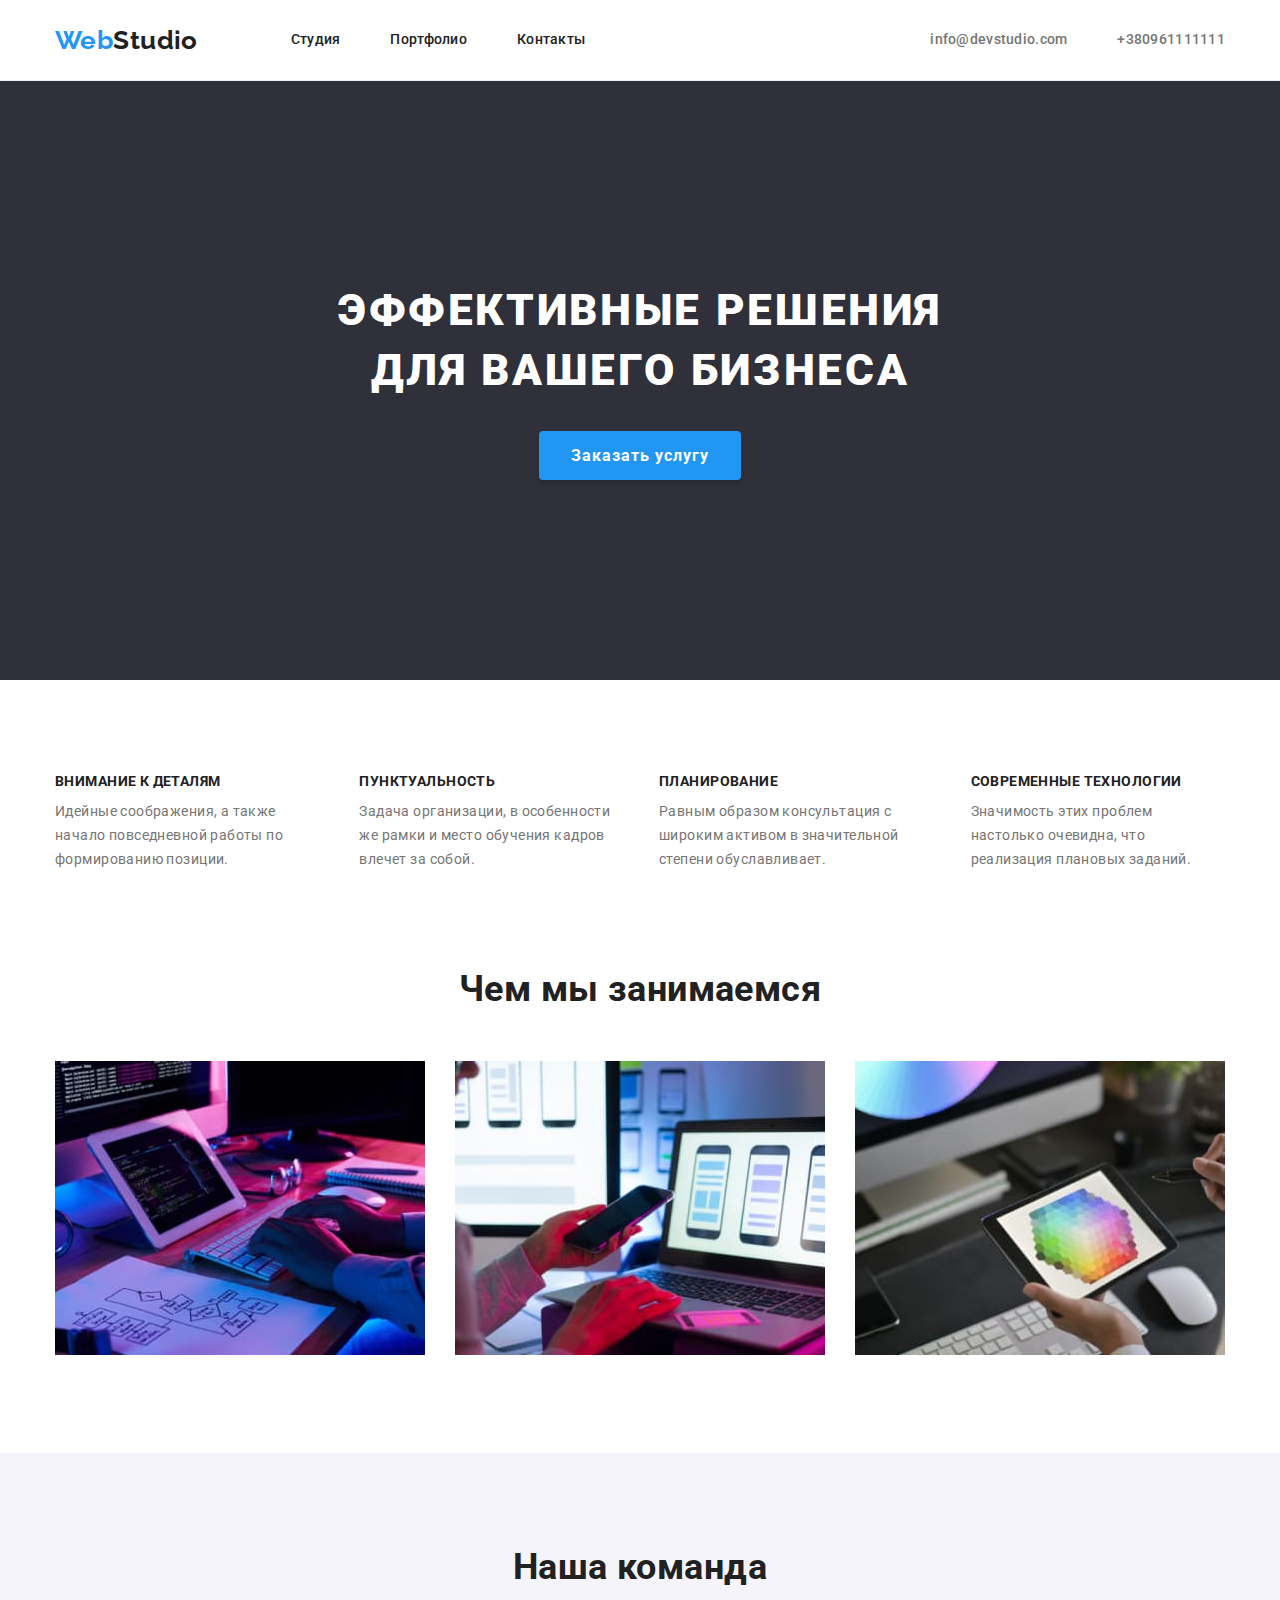
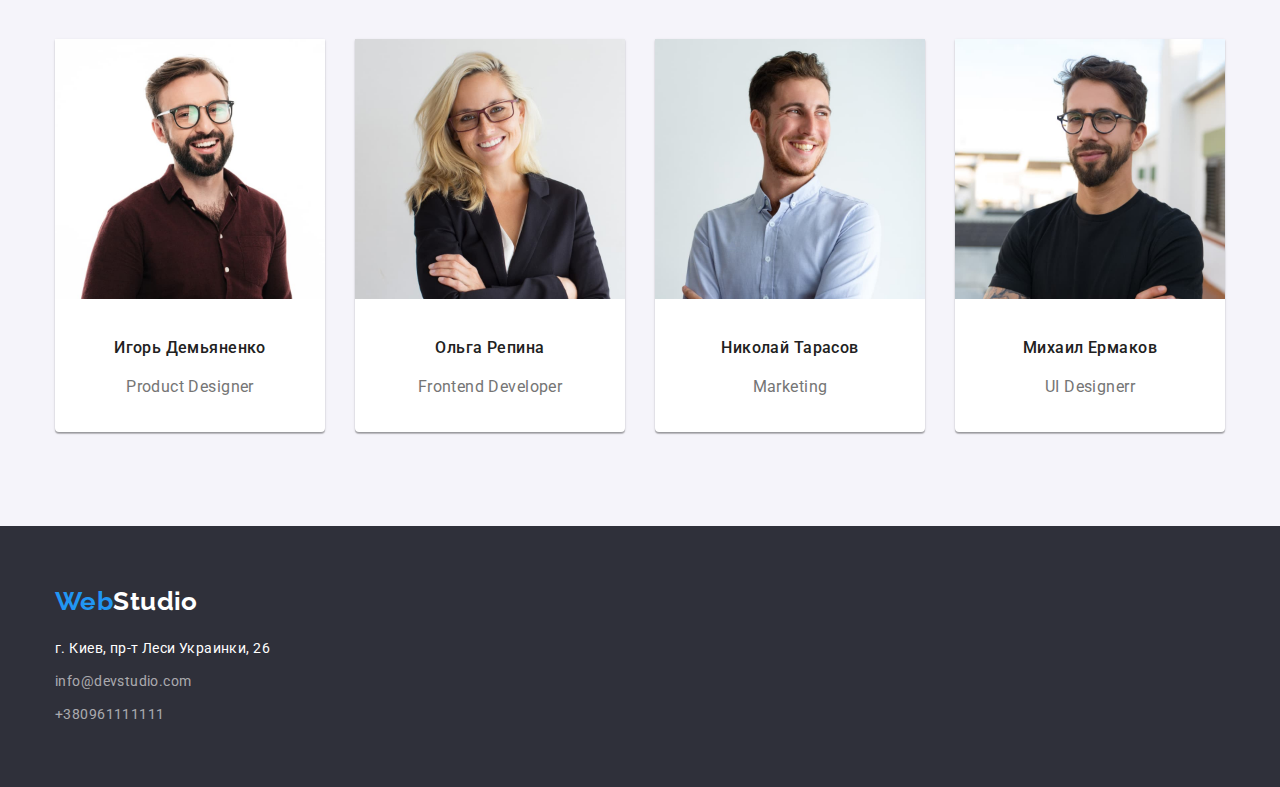
<file: index.html>
<!DOCTYPE html>
<html lang="ru">

<head>
    <meta charset="UTF-8">
    <meta http-equiv="X-UA-Compatible" content="IE=edge">
    <meta name="viewport" content="width=device-width, initial-scale=1.0">
    <title>Document</title>
    <link href="https://fonts.googleapis.com/css2?family=Raleway:wght@700&family=Roboto:wght@400;500;700;900&display=swap"
        rel="stylesheet">
    <link rel="stylesheet" href="https://cdnjs.cloudflare.com/ajax/libs/modern-normalize/1.1.0/modern-normalize.min.css">
    <link rel="stylesheet" href="./css/styles.css">
</head>

<body>
    <!-- Шапка сайта -->
    <header class="header">
        <div class="container header-item">
        <nav class="nav">
            <a href="" class="logo">Web<span class="nav-logo">Studio</span></a>
            <ul class="site-nav">
                <li class="item"><a href="./index.html" class="nav-link">Студия</a></li>
                <li class="item"><a href="./portfolio.html" class="nav-link">Портфолио</a></li>
                <li class="item"><a href="" class="nav-link">Контакты</a></li>
            </ul>
        </nav>
        <ul class="contacts">
            <li class="item"><a href="mailto:info@devstudio.com" class="cont-link">info@devstudio.com</a></li>
            <li class="item"><a href="tel:+380961111111" class="cont-link">+380961111111</a></li>
        </ul>
        </div>
    </header>
    <main>
        <!-- Герой -->
        <section class="hero">

            <h1 class="hero-title">Эффективные решения для вашего бизнеса</h1>
            <button class="btn" type="button">Заказать услугу</button>
        </section>
        <!-- Наши направления -->
        <section class="section">
            <div class="container">
            <h2 class="section-title visually-hidden">Наши направления</h2>
            <ul class="directions-list">
                <li class="directions-item">
                    <h3 class="subtitle">Внимание к деталям</h3>
                    <p class="text">Идейные соображения, а также начало повседневной работы по формированию позиции.</p>
                </li>
                <li class="directions-item">
                    <h3 class="subtitle">Пунктуальность</h3>
                    <p class="text">Задача организации, в особенности же рамки и место обучения кадров влечет за собой.</p>
                </li>
                <li class="directions-item">
                    <h3 class="subtitle">Планирование</h3>
                    <p class="text">Равным образом консультация с широким активом в значительной степени обуславливает.</p>
                </li>
                <li class="directions-item">
                    <h3 class="subtitle">Современные технологии</h3>
                    <p class="text no-margin">Значимость этих проблем настолько очевидна, что реализация плановых заданий.</p>
                </li>
            </ul>
            </div>
        </section>
        <!-- Чем мы занимаемся -->
        <section class="section no-padding">
            <div class="container">
                 <h2 class="work-title">Чем мы занимаемся</h2>
            <ul class="work-list">
                <li class="work-item">
                    <img src="./images/box1.jpg" alt="Работает за компьютером" width="370">
                </li>
                <li class="work-item">
                    <img src="./images/box2.jpg" alt="Тестирует веб приложение" width="370">
                </li>
                <li class="work-item">
                    <img src="./images/box3.jpg" alt="Смотрит задание на планшете" width="370">
                </li>
            </ul>
            </div>
        </section>
        <!-- Наша команда -->
        <section class="section-team">
            <div class="container">
                <h2 class="team-title">Наша команда</h2>
            <ul class="team-list">
                <li class="team-item"> 
                    <img class="team-img"src="./images/team1.jpg" alt="Сотрудник команды" width="270">
                <div class="team-padding">
                    <h3 class="title">Игорь Демьяненко</h3>
                    <p lang="en" class="team-text">Product Designer</p>
                </div>
                </li>
                <li class="team-item">
                    <img class="team-img"src="./images/team2.jpg" alt="Сотрудник команды" width="270">
                <div class="team-padding">
                    <h3 class="title">Ольга Репина</h3>
                    <p lang="en" class="team-text">Frontend Developer</p>
                </div>
                </li>
                <li class="team-item">
                    <img class="team-img"src="./images/team3.jpg" alt="Сотрудник команды" width="270">
                <div class="team-padding">
                    <h3 class="title">Николай Тарасов</h3>
                    <p lang="en" class="team-text"> Marketing</p>
                </div>
                </li>
                <li class="team-item">
                    <img class="team-img"src="./images/team4.jpg" alt="Сотрудник команды" width="270">
                <div class="team-padding">
                    <h3 class="title">Михаил Ермаков</h3>
                    <p lang="en" class="team-text">UI Designerr</p>
                </div>
                </li>
            </ul>
            </div>
        </section>
    </main>
    <!-- Футер -->
    <footer class="footer">
        <div class="container">
             <a href="" class="logo">Web<span class="footer-logo">Studio</span></a>
            <address><a href="" class="location">г. Киев, пр-т Леси Украинки, 26</a> </address>
        <ul class="footer-contacts">
            <li class="contact-mail">
                <a href="mailto:info@devstudio.com" class="link">info@devstudio.com</a>
            </li>
            <li class="contact-tel">
                <a href="tel:+380961111111" class="link">+380961111111</a>
            </li>
        </ul>
        </div>
    </footer>


</body>

</html>
</file>
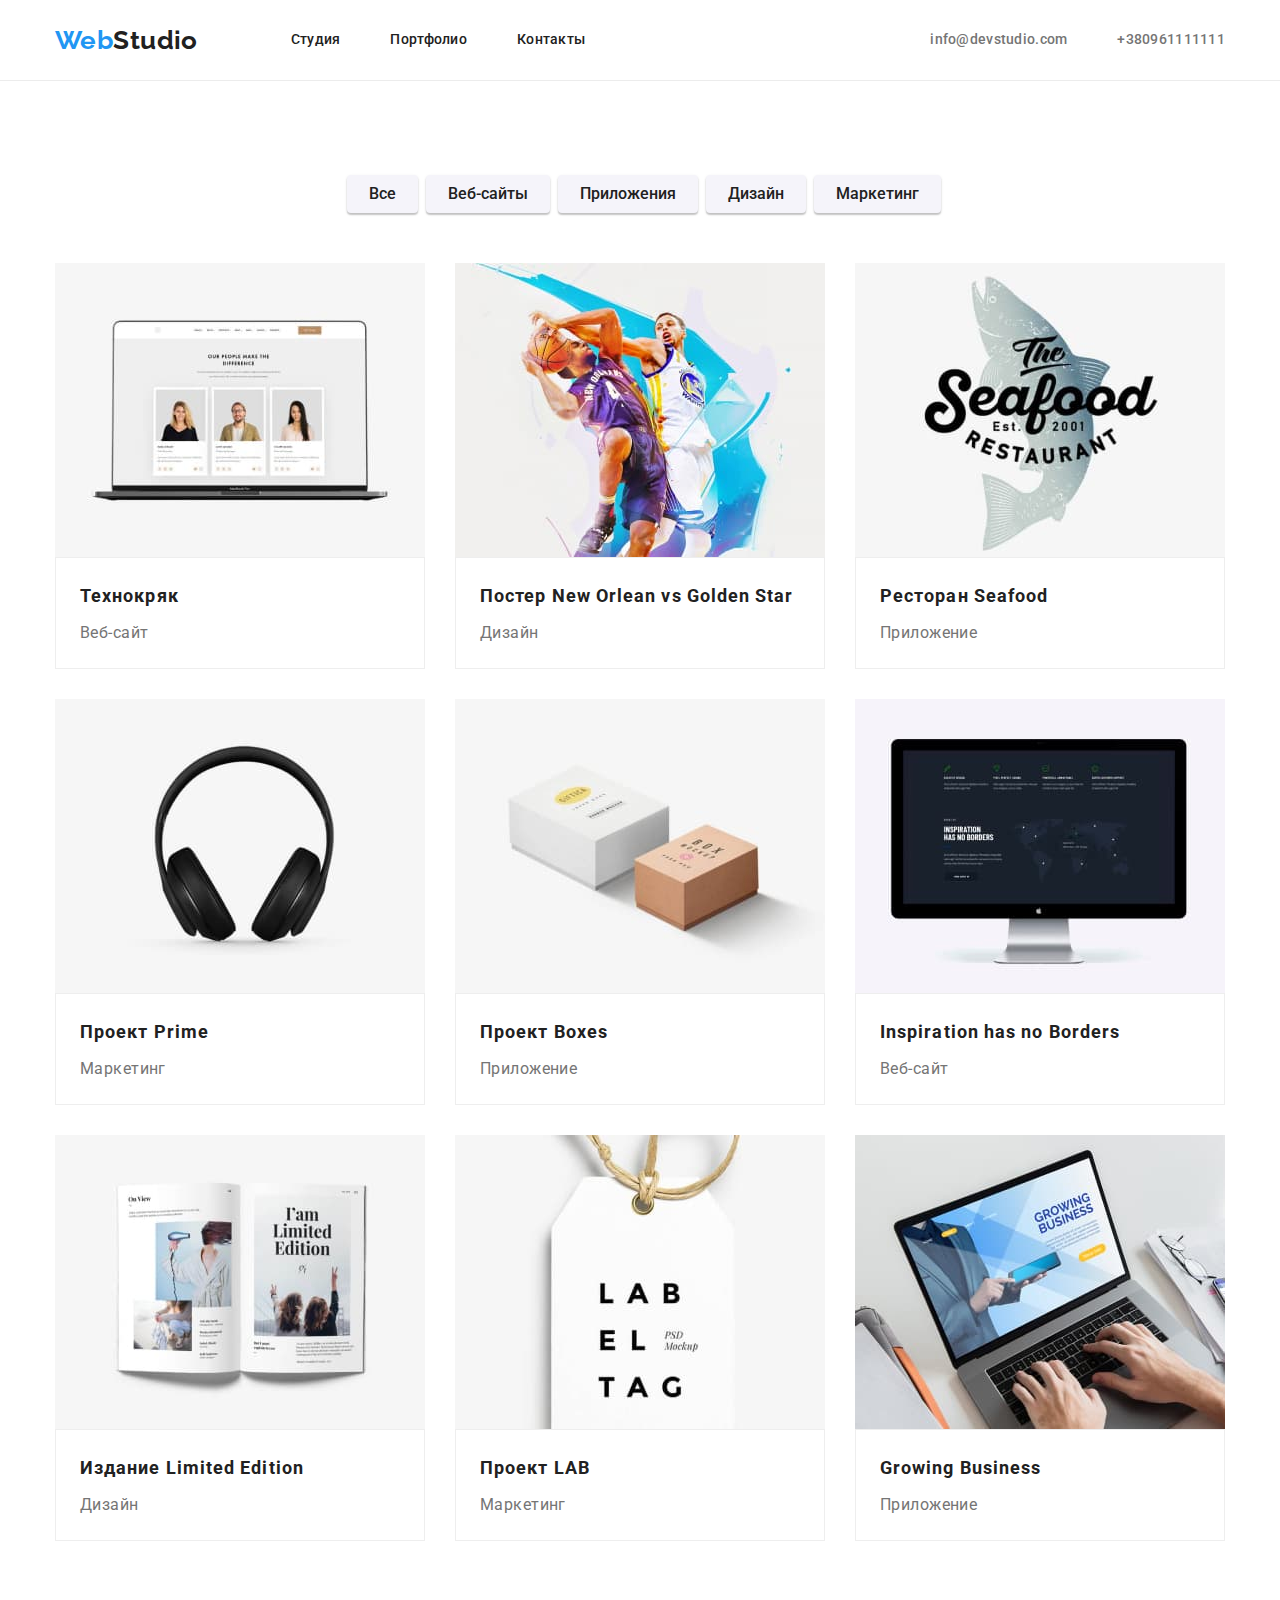
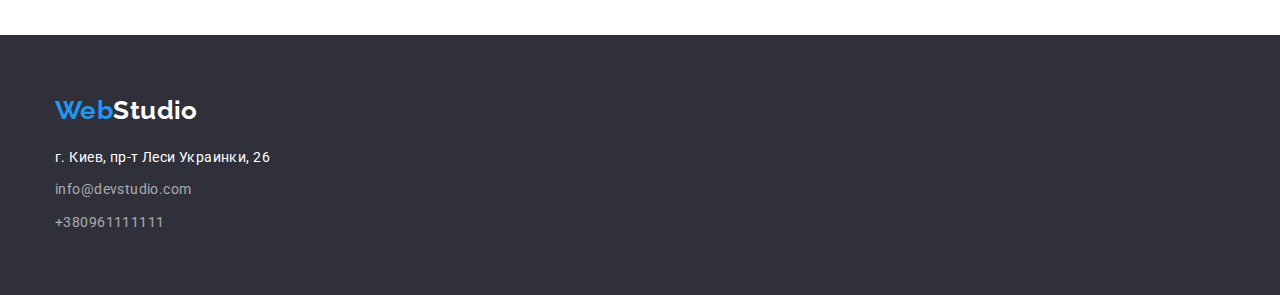
<file: portfolio.html>
<!DOCTYPE html>
<html lang="ru">

<head>
    <meta charset="UTF-8">
    <meta http-equiv="X-UA-Compatible" content="IE=edge">
    <meta name="viewport" content="width=device-width, initial-scale=1.0">
    <title>Document</title>
    <link href="https://fonts.googleapis.com/css2?family=Raleway:wght@700&family=Roboto:wght@400;500;700;900&display=swap"
        rel="stylesheet">
        <link rel="stylesheet" href="https://cdnjs.cloudflare.com/ajax/libs/modern-normalize/1.1.0/modern-normalize.min.css">
    <link rel="stylesheet" href="./css/styles.css">
</head>

<body>
    <!-- Шапка сайта -->
    <header class="header">
        <div class="container header-item">
            <nav class="nav">
                <a href="" class="logo">Web<span class="nav-logo">Studio</span></a>
                <ul class="site-nav">
                    <li class="item"><a href="./index.html" class="nav-link">Студия</a></li>
                    <li class="item"><a href="./portfolio.html" class="nav-link">Портфолио</a></li>
                    <li class="item"><a href="" class="nav-link">Контакты</a></li>
                </ul>
            </nav>
        <ul class="contacts">
            <li class="item"><a href="mailto:info@devstudio.com" class="cont-link">info@devstudio.com</a></li>
            <li class="item"><a href="tel:+380961111111" class="cont-link">+380961111111</a></li>
        </ul>
        </div>
    </header>
        <main>
            <!--Герой-->
            <h1 class="hero-title visually-hidden">Портфолио</h1>
            <!--С чем мы работаем-->
            <section class="section ">
                <div class="container">
            <ul class="button-list">
                <li><button  type="button" class="button">Все</button></li>
                <li><button  type="button" class="button">Веб-сайты</button></li>
                <li><button  type="button" class="button">Приложения</button></li>
                <li><button  type="button" class="button">Дизайн</button></li>
                <li><button  type="button" class="button">Маркетинг</button></li>
            </ul>
            <ul class="portfolio-list">
                <li class="portfolio-item">
                    <a href="./images/Portfolio-1.jpg"><img class="portfolio-img"src="./images/Portfolio-1.jpg" alt="Технокряк"></a>
                <div class="portfolio-padding">
                    <h2 class="headline">Технокряк</h2>
                    <p class="portfolio-text">Веб-сайт</p>
                </div>
                </li>
                <li class="portfolio-item">
                    <a href=""><img class="portfolio-img" src="./images/Portfolio-2.jpg" alt="<Баскетбольный матч"></a>
                <div class="portfolio-padding">
                    <h2 class="headline">Постер New Orlean vs Golden Star</h2>
                    <p class="portfolio-text">Дизайн</p>
                </div>
                </li>
                <li class="portfolio-item"><a href=""><img class="portfolio-img" src="./images/Portfolio-3.jpg" alt="Ресторан Seafood"></a>
                <div class="portfolio-padding">
                    <h2 class="headline">Ресторан Seafood</h2>
                    <p class="portfolio-text">Приложение</p>
                </div>
                </li>
                
                <li class="portfolio-item"><a href=""><img class="portfolio-img" src="./images/Portfolio-4.jpg" alt="Наушники"></a>
                <div class="portfolio-padding">  
                    <h2 class="headline">Проект Prime</h2>
                    <p class="portfolio-text">Маркетинг</p>
                </div>
                </li>
                
                <li class="portfolio-item"><a href=""><img class="portfolio-img" src="./images/Portfolio-5.jpg" alt="Две картонные коробки"></a>
                <div class="portfolio-padding">
                    <h2 class="headline">Проект Boxes</h2>
                    <p class="portfolio-text">Приложение</p>
                </div>
                </li>
                
                <li class="portfolio-item"><a href=""><img class="portfolio-img" src="./images/Portfolio-6.jpg" alt="Экран компьютера"></a>
                <div class="portfolio-padding">
                    <h2 class="headline">Inspiration has no Borders</h2>
                    <p class="portfolio-text">Веб-сайт</p>
                </div>
                </li>
                
                <li class="portfolio-item"><a href=""><img class="portfolio-img" src="./images/Portfolio-7.jpg" alt="Открытая книга"></a>
                <div class="portfolio-padding">
                    <h2 class="headline">Издание Limited Edition</h2>
                    <p class="portfolio-text">Дизайн</p>
                </div>
                </li>
                
                <li class="portfolio-item"><a href=""><img class="portfolio-img" src="./images/Portfolio-8.jpg" alt="Емблема LAB"></a>
                <div class="portfolio-padding">
                    <h2 class="headline">Проект LAB</h2>
                    <p class="portfolio-text">Маркетинг</p>
                </div>
                </li>
                
                <li class="portfolio-item"><a href=""><img class="portfolio-img" src="./images/Portfolio-9.jpg" alt="Набирает на ноутбуке текст"></a>
                <div class="portfolio-padding"> 
                    <h2 class="headline">Growing Business</h2>
                    <p class="portfolio-text">Приложение</p>
                </div>
                </li>
                
            </ul>
            </div>
            </section>
        </main>
        <!-- Футер -->
    <footer class="footer">
        <div class="container">
        <a href="" class="logo">Web<span class="footer-logo">Studio</span></a>
        <address><a href="" class="location">г. Киев, пр-т Леси Украинки, 26</a> </address>
        <ul class="footer-contacts">
            <li class="contact-mail">
                <a href="mailto:info@devstudio.com" class="link">info@devstudio.com</a>
            </li>
            <li class="contact-tel">
                <a href="tel:+380961111111" class="link">+380961111111</a>
            </li>
        </ul>
        </div>
    </footer>
        
        
        </body>
        
        </html>
</file>
<file: css/styles.css>
/* цвет текста
основной текст #757575
кнопки + навигация при ховере #2196F3
заголовки #212121;
белый #FFFFFF;
основной цвет фона #e5e5e5;
вторичный цвет фона #f5f4fa;
контакты в футере rgba(255, 255, 255, 0.6); 
цвет фона в футере #2F303A;

 */

:root {
  --primary-text-color: #757575;
  --accent-color: #2196f3;
  --title-text-color: #212121;
  --primary-white-color: #ffffff;
  --primary-bg-color: #ffffff;
  --secondary-bg-color: #f5f4fa;
  --additional-bg-color: #2f303a;
  --addition-text-color: rgba(255, 255, 255, 0.6);
}
.visually-hidden {
  position: absolute;
  white-space: nowrap;
  width: 1px;
  height: 1px;
  overflow: hidden;
  border: 0;
  padding: 0;
  clip: rect(0 0 0 0);
  clip-path: inset(50%);
  margin: -1px;
}
body {
  color: var(--primary-text-color);
  background-color: var(--primary-bg-color);
  font-family: Roboto, sans-serif;
  font-weight: 400;
  font-size: 14px;
  line-height: 1.14;
  letter-spacing: 0.03em;
}

ul {
  list-style: none;
  padding: 0;
  margin: 0;
}
.container {
  margin-left: auto;
  margin-right: auto;
  width: 1200px;
  padding-left: 15px;
  padding-right: 15px;
}
.header {
  border-bottom-width: 1px;
  border-bottom-style: solid;
  border-bottom-color: #ececec;
}
.header-item {
  background-color: var(--primary-white-color);
  display: flex;
  align-items: center;
}
.nav-link,
.link,
.logo,
.location,
.cont-link {
  text-decoration: none;
}
/* Site nav */
.logo {
  font-family: Raleway, sans-serif;
  color: var(--accent-color);
  font-weight: 700;
  font-size: 26px;
  line-height: 1.19;
}
.nav,
.site-nav,
.contacts {
  display: flex;
  align-items: center;
}

.nav-logo {
  color: var(--title-text-color);
}
.site-nav {
  margin-left: 93px;
}
.site-nav .item:not(:last-child) {
  margin-right: 50px;
}
.nav-link {
  color: var(--title-text-color);
  font-weight: 500;
  letter-spacing: 0.02em;
}
.nav-link:hover,
.nav-link:focus {
  color: var(--accent-color);
}
.site-nav .nav-link {
  display: block;
  padding-top: 32px;
  padding-bottom: 32px;
}
.cont-link:hover,
.cont-link:focus {
  color: var(--accent-color);
}
.contacts {
  margin-left: auto;
}

.cont-link {
  margin-left: 50px;
  color: var(--primary-text-color);
  font-weight: 500;
  font-size: 14px;
  line-height: 1.14;
  letter-spacing: 0.02em;
}
/*  Hero */
.hero {
  padding-top: 200px;
  padding-bottom: 200px;

  background-color: var(--additional-bg-color);
  text-align: center;
}
.hero-title {
  max-width: 696px;
  margin: 0 auto 30px;

  color: var(--primary-white-color);
  font-weight: 900;
  font-size: 44px;
  line-height: 1.36;
  letter-spacing: 0.06em;
  text-transform: uppercase;
}
.btn {
  display: inline-block;
  box-shadow: 0px 4px 4px rgba(0, 0, 0, 0.15);
  border-radius: 4px;
  border: 0;
  padding: 10px 32px;
  min-width: 200px;

  color: var(--primary-white-color);
  background-color: var(--accent-color);
  font-weight: 700;
  font-size: 16px;
  line-height: 1.85;
  letter-spacing: 0.06em;
  cursor: pointer;
  font-family: inherit;
}

.section {
  padding-top: 94px;
  padding-bottom: 94px;
}

.subtitle {
  margin-top: 0;
  margin-bottom: 10px;

  color: var(--title-text-color);
  font-weight: 700;
  font-size: 14px;
  text-transform: uppercase;
}
.directions-list {
  display: flex;
  justify-content: space-around;
}
.directions-item {
  width: calc((100% -90px) / 4);
}
.directions-item:not(:last-child) {
  margin-right: 30px;
}
.text {
  margin-top: 0;
  margin-bottom: 0;
  height: 75px;
  font-size: 14px;
  line-height: 1.71;
}
.no-margin {
  margin-bottom: 0;
}
.section.no-padding {
  padding-top: 0;
}
/* -----Чем мы занимаемся------ */
.work-title {
  margin-top: 0;
  margin-bottom: 50px;
  color: var(--title-text-color);
  font-weight: 700;
  font-size: 36px;
  line-height: 1.16;
  text-align: center;
}
.work-list {
  display: flex;
  justify-content: space-around;
}
.work-item {
  width: calc((100% -60px) / 3);
}
.work-item:not(:last-child) {
  margin-right: 30px;
}

/* ----Наша команда----- */
.section-team {
  background-color: var(--secondary-bg-color);
  padding-bottom: 94px;
  padding-top: 94px;
}
.team-title {
  margin-top: 0;
  margin-bottom: 50px;

  color: var(--title-text-color);
  font-weight: 700;
  font-size: 36px;
  line-height: 1.16;
  text-align: center;
}

.title {
  margin-top: 0;
  margin-bottom: 10px;
  color: var(--title-text-color);
  font-weight: 500;
  font-size: 16px;
  line-height: 1.87;
  text-align: center;
}
.team-text {
  margin-top: 0;
  margin-bottom: 0;
  font-size: 16px;
  line-height: 1.87;
  text-align: center;
}
.team-list {
  display: flex;
  justify-content: space-around;
}
.team-item {
  width: calc((100% -90px) / 4);
  box-shadow: 0 2px 1px rgba(0, 0, 0, 0.2), 0 1px 1px rgba(0, 0, 0, 0.14),
    0 1px 3px rgba(0, 0, 0, 0.12);
  border: 0;
  border-radius: 0 0 4px 4px;
  background-color: var(--primary-bg-color);
}
.team-item:not(:last-child) {
  margin-right: 30px;
}
.team-padding {
  padding-top: 30px;
  padding-bottom: 30px;
}
/* Footer */
.footer {
  background-color: var(--additional-bg-color);
  padding-top: 60px;
  padding-bottom: 60px;
}
.footer-logo {
  color: var(--primary-white-color);
}

.location {
  display: inline-block;
  margin-top: 20px;

  color: var(--primary-white-color);
  font-style: normal;
  line-height: 1.71;
}
footer .link {
  color: var(--addition-text-color);
  line-height: 1.71;
}
.contact-tel,
.contact-mail {
  margin-top: 9px;
  margin-bottom: 0;
}

/* Main-portfolio */
.button {
  display: inline-block;
  box-shadow: 0 2px 2px rgba(0, 0, 0, 0.12), 0 2px 1px rgba(0, 0, 0, 0.08),
    0 1px 3px rgba(0, 0, 0, 0.1);
  border-radius: 4px;
  margin: 0 auto;
  border: 0;
  margin-left: 8px;
  padding: 6px 22px;
  max-width: 145px;

  color: var(--title-text-color);
  background-color: var(--secondary-bg-color);
  font-weight: 500;
  font-size: 16px;
  line-height: 1.62;
  cursor: pointer;
  font-family: Roboto, sans-serif;
}

.button-list {
  display: flex;
  justify-content: center;
  margin-bottom: 50px;
}

.button:hover,
.button:focus {
  color: var(--primary-white-color);
  background-color: var(--accent-color);
}
/* ---Portfolio----  */
.headline {
  margin-top: 0;
  margin-bottom: 4px;

  color: var(--title-text-color);
  font-weight: 700;
  font-size: 18px;
  line-height: 2;
  letter-spacing: 0.06em;
}

.portfolio-text {
  margin-top: 0;
  margin-bottom: 0;
  font-size: 16px;
  line-height: 1.87;
}
.portfolio-list {
  display: flex;
  flex-wrap: wrap;
}
.portfolio-item {
  width: 370px;
}
.portfolio-item:not(:nth-child(3n)) {
  margin-right: 30px;
}
.portfolio-item:nth-child(-n + 6) {
  margin-bottom: 30px;
}

.portfolio-img {
  display: block;
}
.portfolio-padding {
  padding-top: 20px;
  padding-bottom: 20px;
  padding-left: 24px;
  padding-right: 24px;
  border: 1px solid #eeeeee;
}
</file>
